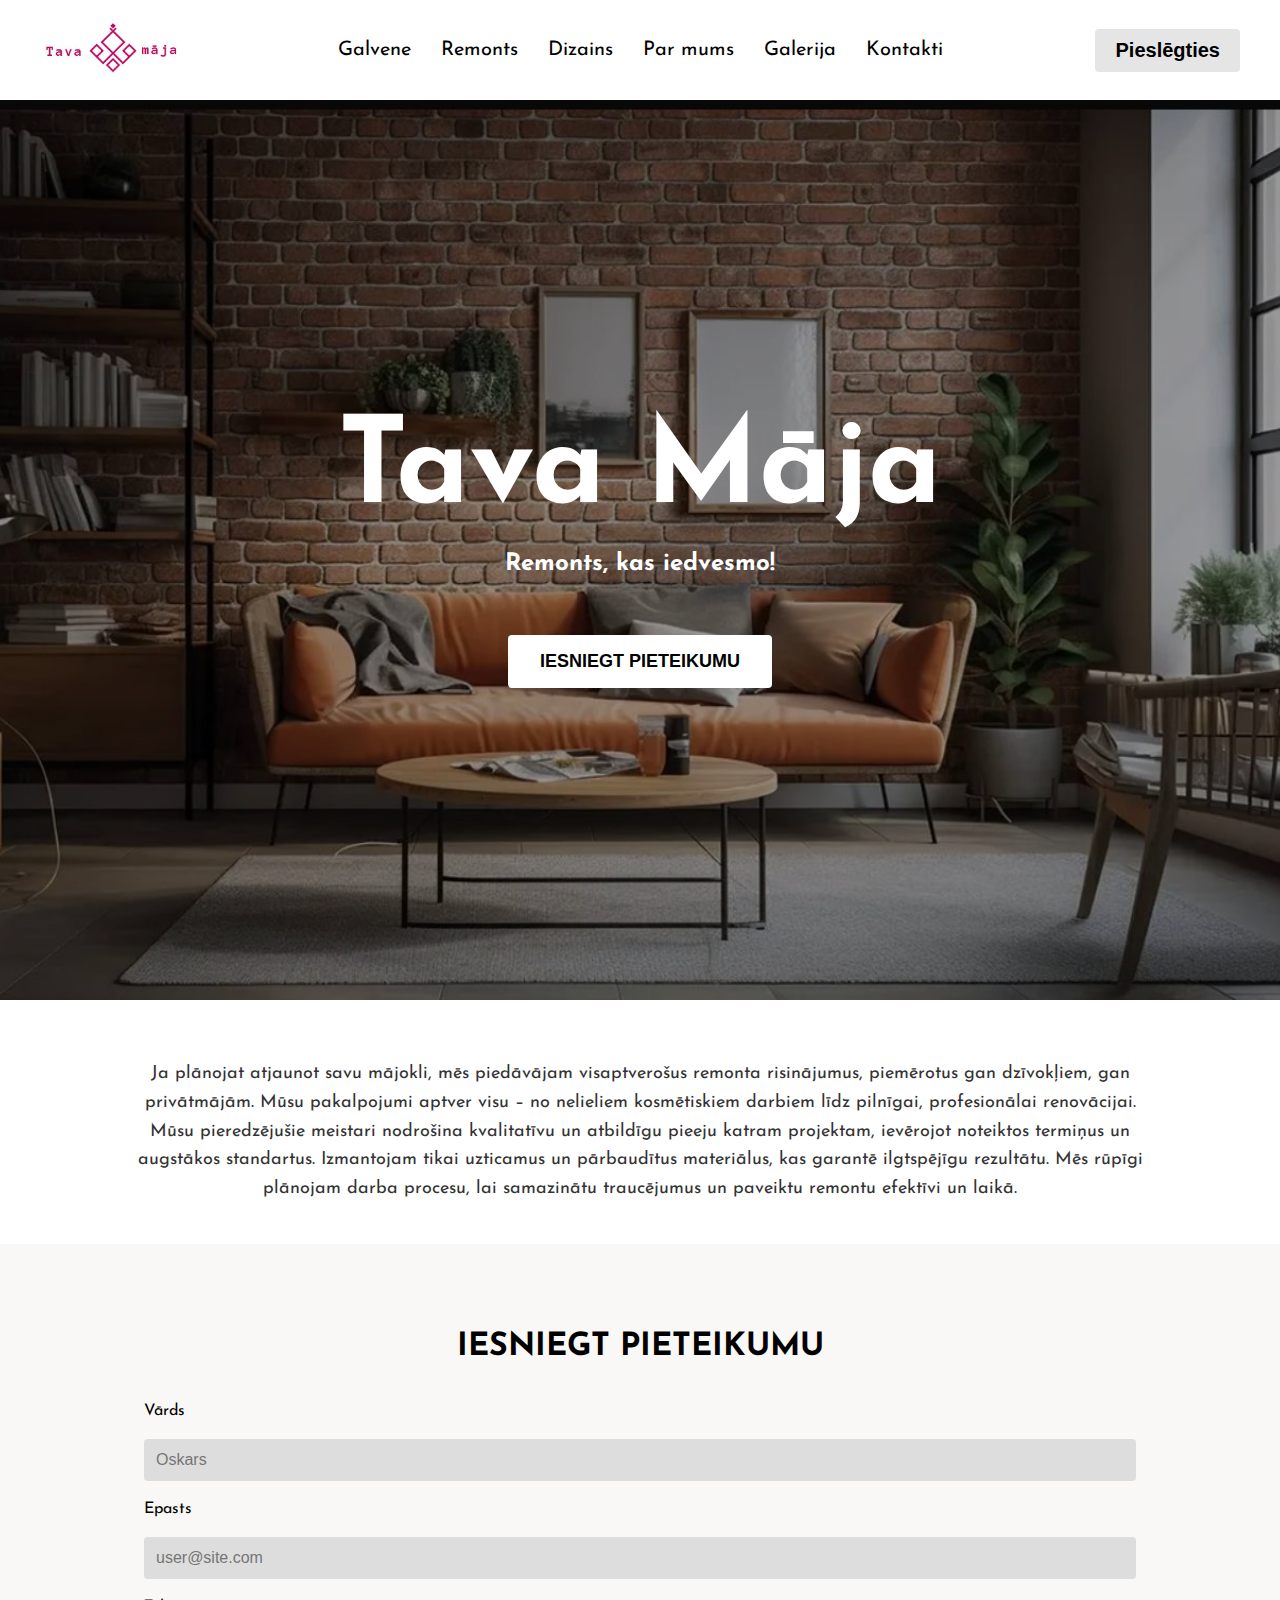
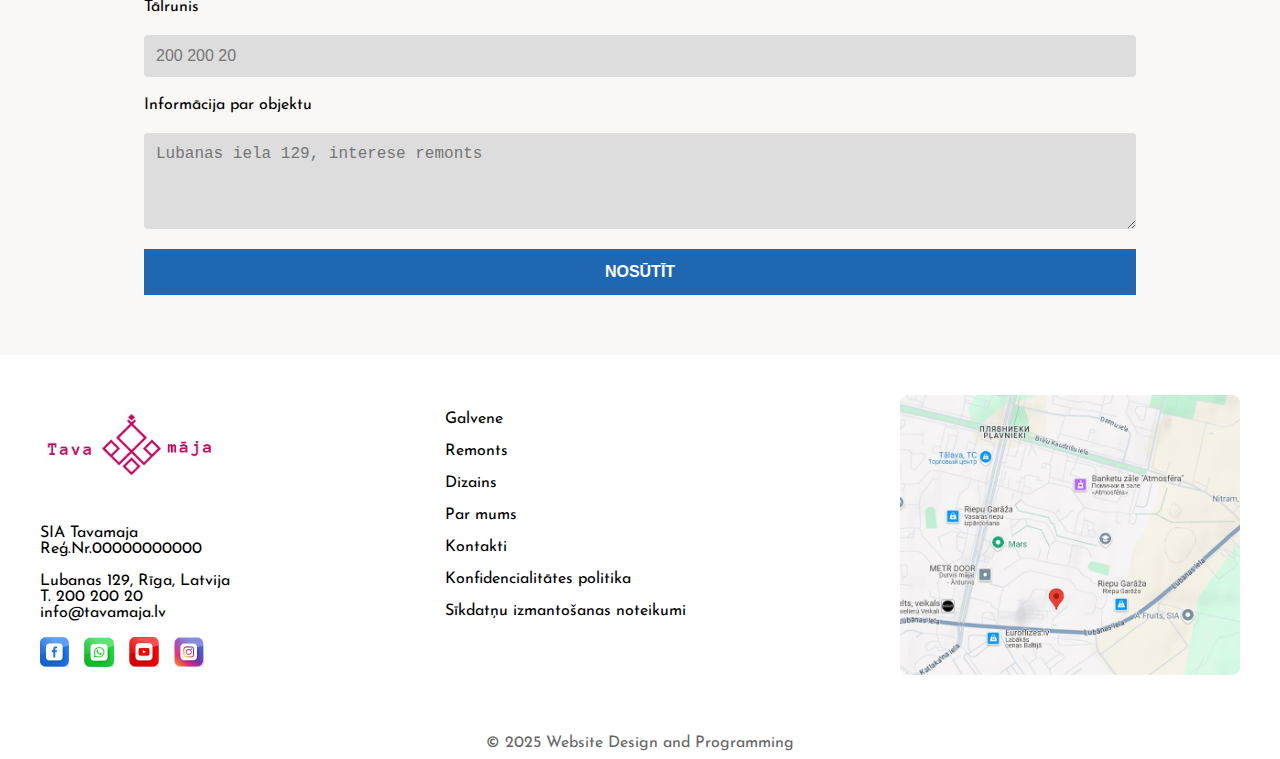
<file: index.html>
<!DOCTYPE html>
<html lang="lv">

<head>
    <meta charset="UTF-8">
    <title>Tava Māja</title>
    <link href="https://fonts.googleapis.com/css2?family=Josefin+Sans:wght@400;700;900&display=swap" rel="stylesheet">
    <link rel="stylesheet" href="style.css">
    <style>

    </style>
</head>

<body>

    <header>
        <div id="logo"><img src="images/Logo.jpg" alt="Tava Māja" /></div>
        <nav class="menu">
            <a href="index.html">Galvene</a>
            <a href="#">Remonts</a>
            <a href="#">Dizains</a>
            <a href="#">Par mums</a>
            <a href="galerija.html">Galerija</a>
            <a href="#footer">Kontakti</a>
        </nav>
        <button class="login-button" id="openModal">Pieslēgties</button>
    </header>

    <main>
        <section class="hero">
            <div class="hero-content">
                <h1>Tava Māja</h1>
                <h2>Remonts, kas iedvesmo!</h2>
                <button class="cta-button" onclick="document.getElementById('form').scrollIntoView({ behavior: 'smooth' })">
                    IESNIEGT PIETEIKUMU
                </button>
            </div>
        </section>
        <div class="modal" id="modal">
            <div class="modal-content">
                <label>Jūsu lietotājvārds</label>
                <input type="text" placeholder="user@site.com" />
                <label>Jūsu parole</label>
                <input type="password" placeholder="password" />
                <button class="modal-login">Pieslēgties</button>
                <button class="modal-register">Reģistrēties</button>
            </div>
        </div>




        <div id="intro-text">
            <p>Ja plānojat atjaunot savu mājokli, mēs piedāvājam visaptverošus remonta risinājumus,
                piemērotus gan dzīvokļiem, gan privātmājām. Mūsu pakalpojumi aptver visu – no nelieliem
                kosmētiskiem darbiem līdz pilnīgai, profesionālai renovācijai.

                Mūsu pieredzējušie meistari nodrošina kvalitatīvu un atbildīgu pieeju katram projektam, ievērojot
                noteiktos termiņus un augstākos standartus.

                Izmantojam tikai uzticamus un pārbaudītus materiālus, kas garantē ilgtspējīgu rezultātu. Mēs rūpīgi
                plānojam darba procesu, lai samazinātu traucējumus un paveiktu remontu efektīvi un laikā.</p>
        </div>

        <section class="form-section" id="form">
            <h2>IESNIEGT PIETEIKUMU</h2>
            <form id="applicationForm">
                <label>Vārds</label>
                <input type="text" placeholder="Oskars" />
                <label>Epasts</label>
                <input type="email" placeholder="user@site.com" />
                <label>Tālrunis</label>
                <input type="text" placeholder="200 200 20" />
                <label>Informācija par objektu</label>
                <textarea rows="4" placeholder="Lubanas iela 129, interese remonts"></textarea>
                <button type="submit">NOSŪTĪT</button>
            </form>
        </section>
    </main>
    <footer id="footer">
        <div class="footer-container">
            <div class="footer-logo">
                <img src="images/Logo.jpg" alt="Logo" />
                <p>SIA Tavamaja<br>Reģ.Nr.00000000000</p>
                <p>Lubanas 129, Rīga, Latvija<br>T. 200 200 20<br>info@tavamaja.lv</p>
                <div class="footer-social">
                    <img src="images/facebook.jpg" alt="Facebook">
                    <img src="images/wht.jpg" alt="WhatsApp">
                    <img src="images/you.jpg" alt="YouTube">
                    <img src="images/insta.jpg" alt="Instagram">
                </div>
            </div>
            <div>
                <p><a href="#">Galvene</a></p>
                <p><a href="#">Remonts</a></p>
                <p><a href="#">Dizains</a></p>
                <p><a href="#">Par mums</a></p>
                <p><a href="#">Kontakti</a></p>
                <p><a href="#">Konfidencialitātes politika</a></p>
                <p><a href="#">Sīkdatņu izmantošanas noteikumi</a></p>
            </div>
            <div class="footer-map">
                <img src="images/map.jpg" alt="Map" />
            </div>
        </div>
        <div id="footer-bottom">
            © 2025 Website Design and Programming
        </div>
    </footer>
    <script src="script.js"></script>
</body>

</html>
</file>
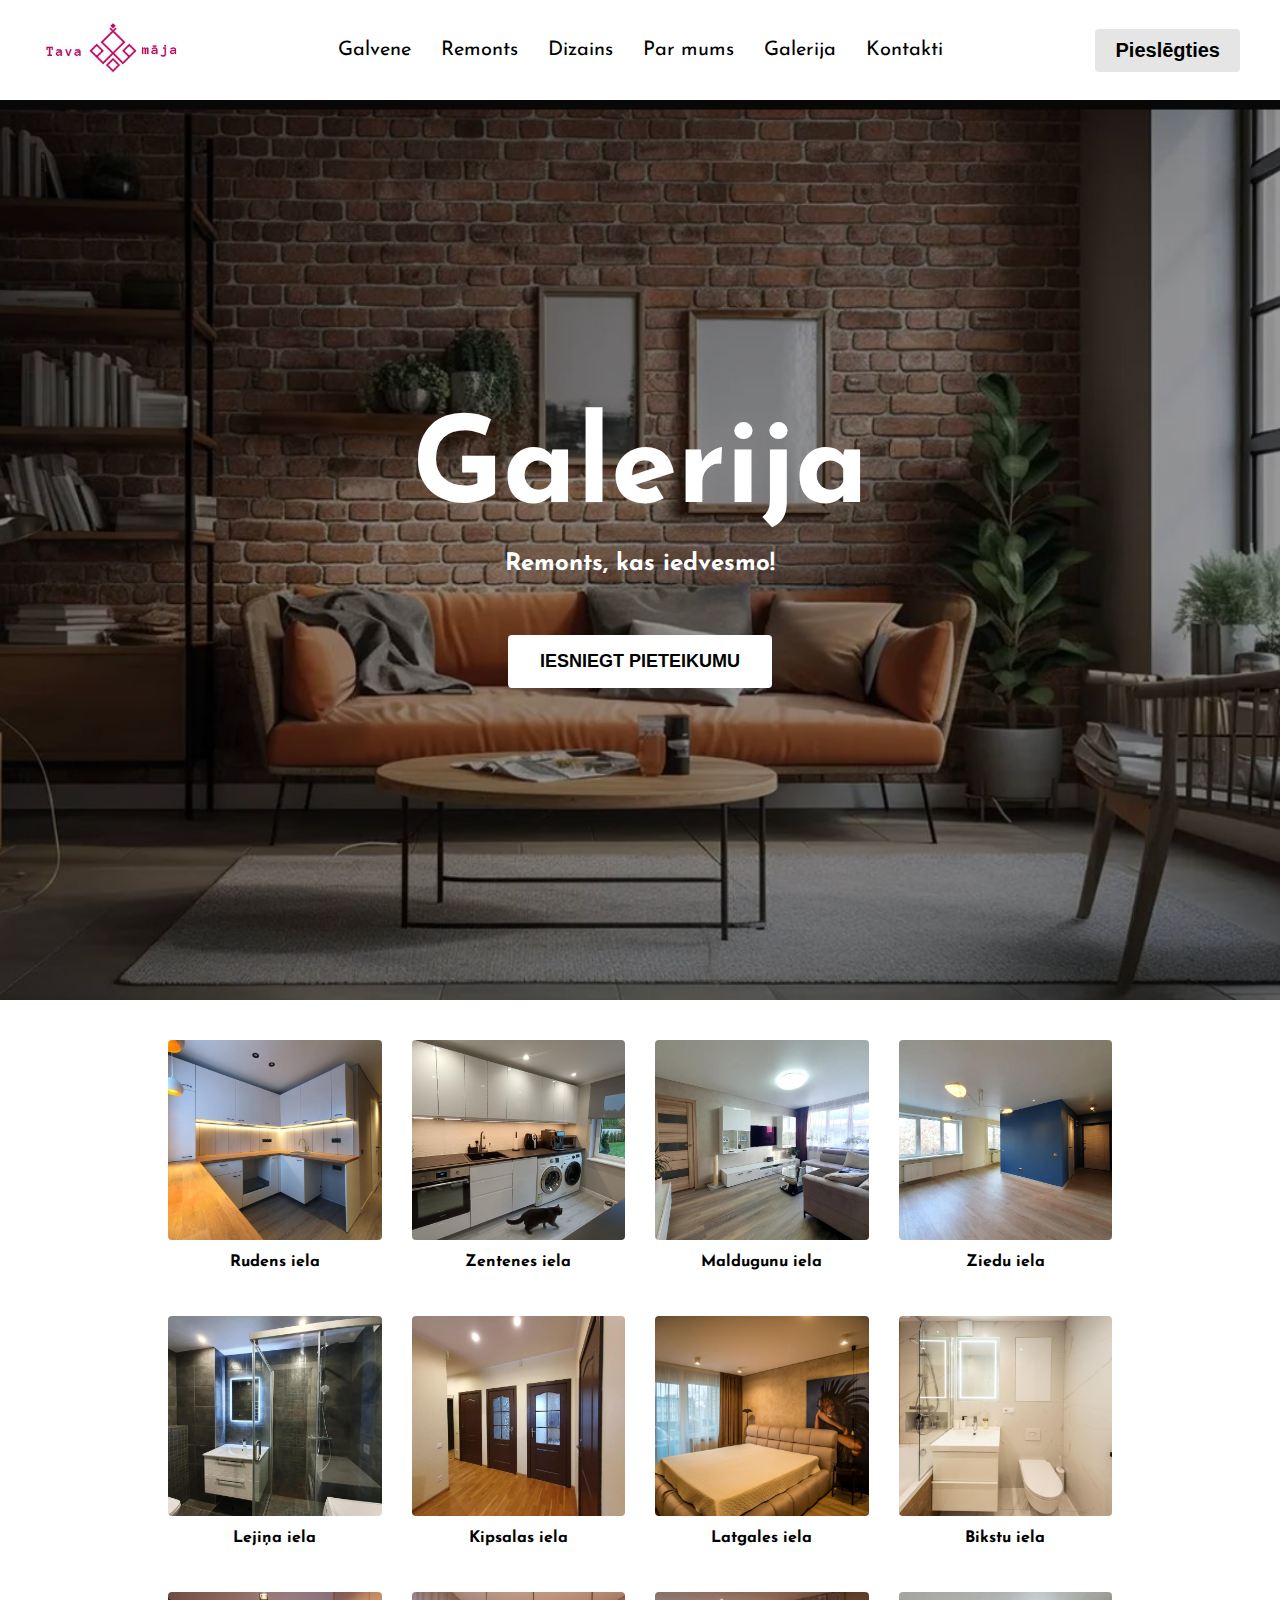
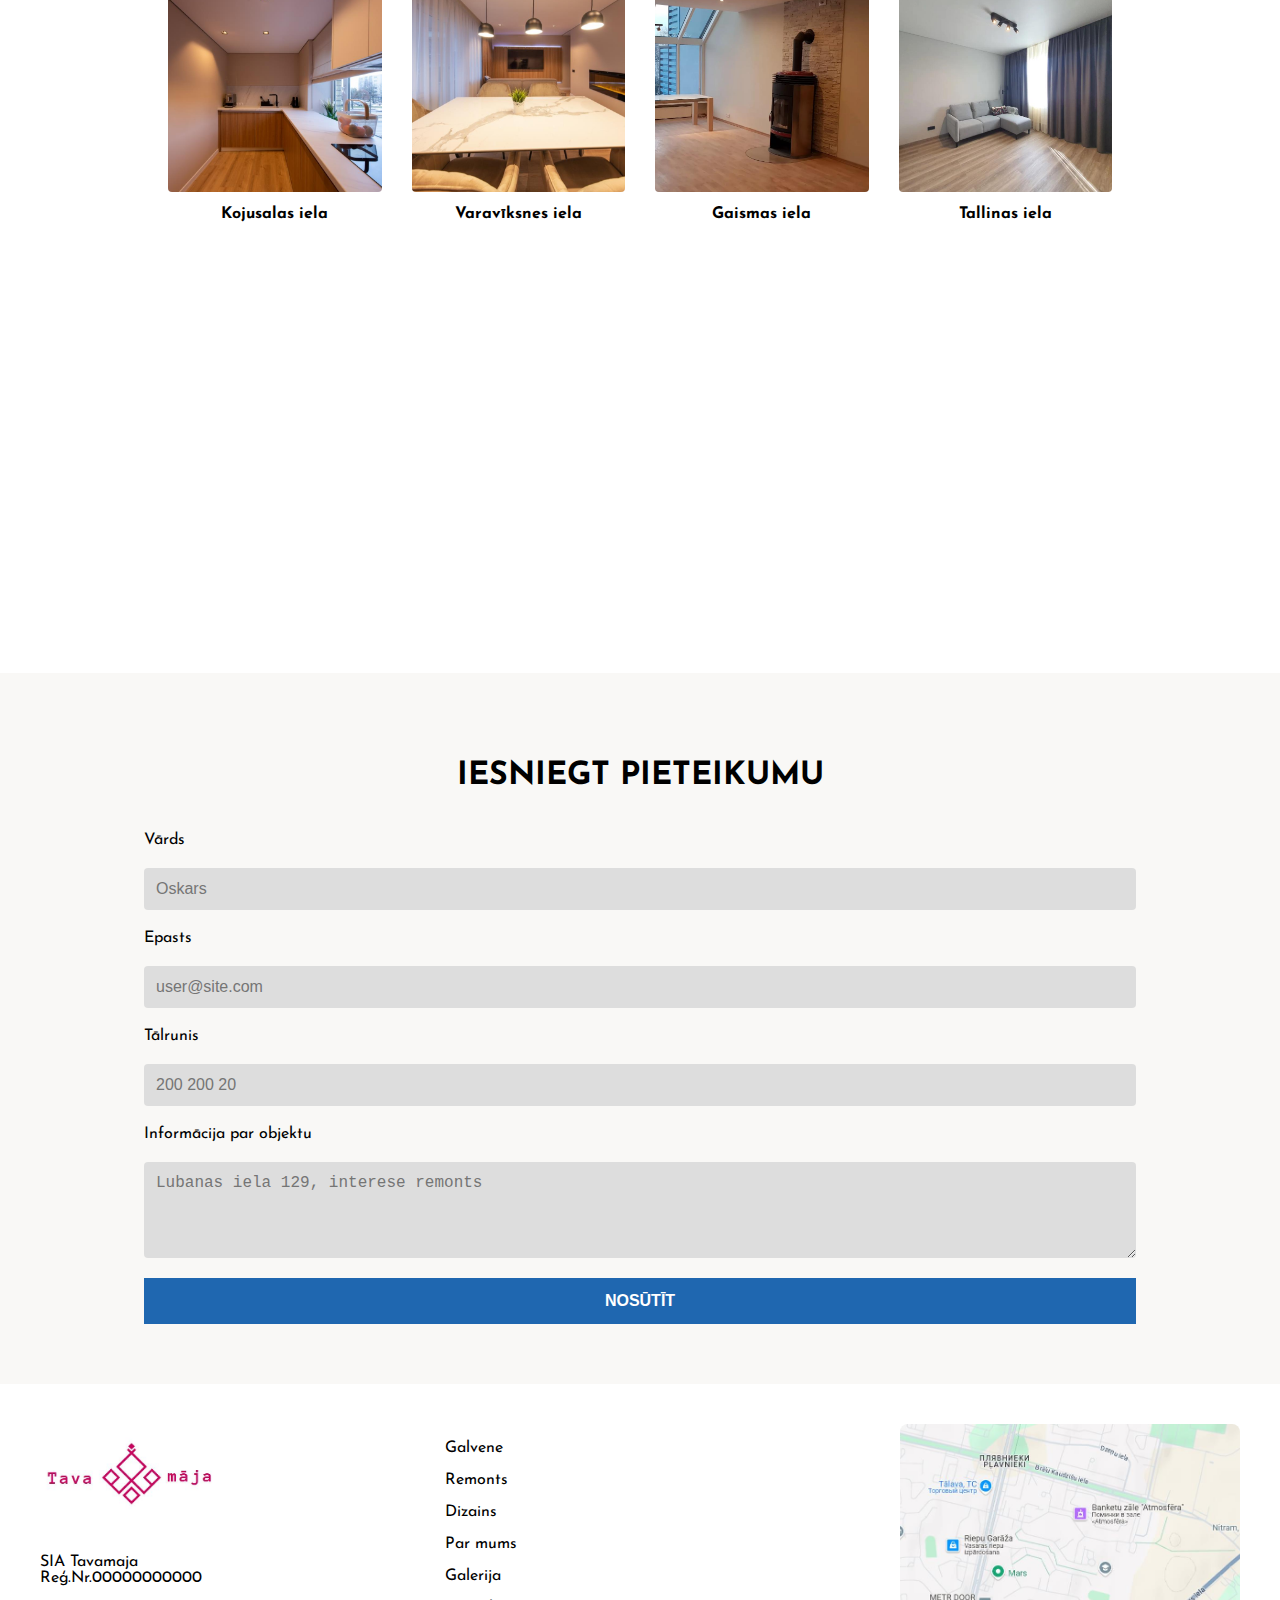
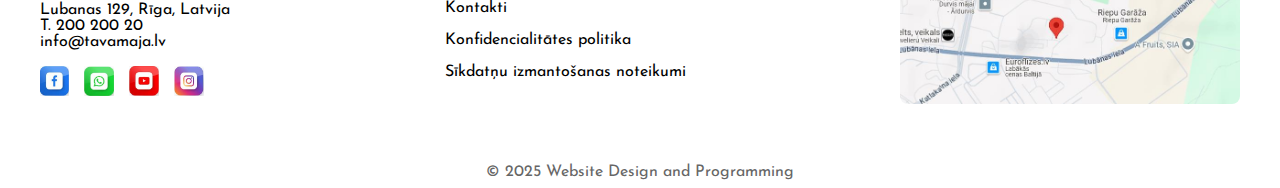
<file: galerija.html>
<!DOCTYPE html>
<html lang="lv">

<head>
    <meta charset="UTF-8">
    <title>Galerija - Tava Māja</title>
    <link href="https://fonts.googleapis.com/css2?family=Josefin+Sans:wght@400;700;900&display=swap" rel="stylesheet">
    <link rel="stylesheet" href="style.css">
    <style>

    </style>
</head>

<body>
    <header>
        <div class="logo"><img src="images/Logo.jpg" alt="Tava Māja"></div>
        <nav class="menu">
            <a href="index.html">Galvene</a>
            <a href="#">Remonts</a>
            <a href="#">Dizains</a>
            <a href="#">Par mums</a>
            <a href="galerija.html">Galerija</a>
            <a href="#footer">Kontakti</a>
        </nav>
        <button class="login-button" id="openModal">Pieslēgties</button>
    </header>
    <main>
        <section class="hero">
            <div class="hero-content">
                <h1>Galerija</h1>
                <h2>Remonts, kas iedvesmo!</h2>
                <button class="cta-button" onclick="document.getElementById('form').scrollIntoView({ behavior: 'smooth' })">
                    IESNIEGT PIETEIKUMU
                </button>
            </div>
        </section>
        <div class="modal" id="modal">
            <div class="modal-content">
                <label>Jūsu lietotājvārds</label>
                <input type="text" placeholder="user@site.com" />
                <label>Jūsu parole</label>
                <input type="password" placeholder="password" />
                <button class="modal-login">Pieslēgties</button>
                <button class="modal-register">Reģistrēties</button>
            </div>
        </div>

        <div class="lightbox" id="lightbox">
            <span class="lightbox-close" onclick="closeLightbox()">&times;</span>
            <span class="lightbox-nav lightbox-prev" onclick="prevImage()">&#10094;</span>
            <img id="lightbox-img" src="[data-uri]" alt="preview">
            <span class="lightbox-nav lightbox-next" onclick="nextImage()">&#10095;</span>
        </div>

        <section class="gallery-grid">
            <div class="gallery-item"><img src="images/b1.jpg" alt="Rudens iela">
                <p><a href="#">Rudens iela</a></p>
            </div>
            <div class="gallery-item"><img src="images/b2.jpg" alt="Zentenes iela">
                <p><a href="#">Zentenes iela</a></p>
            </div>
            <div class="gallery-item"><img src="images/b3.jpg" alt="Maldugunu iela">
                <p><a href="#">Maldugunu iela</a></p>
            </div>
            <div class="gallery-item"><img src="images/b4.jpg" alt="Ziedu iela">
                <p><a href="#">Ziedu iela</a></p>
            </div>
            <div class="gallery-item"><img src="images/b5.jpg" alt="Lejiņa iela">
                <p><a href="#">Lejiņa iela</a></p>
            </div>
            <div class="gallery-item"><img src="images/b6.jpg" alt="Kipsalas iela">
                <p><a href="#">Kipsalas iela</a></p>
            </div>
            <div class="gallery-item"><img src="images/b7.jpg" alt="Latgales iela">
                <p><a href="#">Latgales iela</a></p>
            </div>
            <div class="gallery-item"><img src="images/b8.jpg" alt="Bikstu iela">
                <p><a href="#">Bikstu iela</a></p>
            </div>
            <div class="gallery-item"><img src="images/b9.jpg" alt="Kojusalas iela">
                <p><a href="#">Kojusalas iela</a></p>
            </div>
            <div class="gallery-item"><img src="images/b10.jpg" alt="Varavīksnes iela">
                <p><a href="#">Varavīksnes iela</a></p>
            </div>
            <div class="gallery-item"><img src="images/b11.jpg" alt="Gaismas iela">
                <p><a href="#">Gaismas iela</a></p>
            </div>
            <div class="gallery-item"><img src="images/b12.jpg" alt="Tallinas iela">
                <p><a href="#">Tallinas iela</a></p>
            </div>
        </section>
        <div style="display: flex; justify-content: center; align-items: center; margin-top: 30px; margin-bottom: 50px;">
    <iframe style="border: none;" width="560" height="315" src="https://www.youtube.com/embed/DI8cXeJCFfI?si=MFKIF-nDFQUyuO4Y" title="YouTube video player" allow="accelerometer; autoplay; clipboard-write; encrypted-media; gyroscope; picture-in-picture; web-share" referrerpolicy="strict-origin-when-cross-origin" allowfullscreen></iframe>
</div>
        <section class="form-section" id="form">
            <h2>IESNIEGT PIETEIKUMU</h2>
            <form id="applicationForm">
                <label>Vārds</label>
                <input type="text" placeholder="Oskars" />
                <label>Epasts</label>
                <input type="email" placeholder="user@site.com" />
                <label>Tālrunis</label>
                <input type="text" placeholder="200 200 20" />
                <label>Informācija par objektu</label>
                <textarea rows="4" placeholder="Lubanas iela 129, interese remonts"></textarea>
                <button type="submit">NOSŪTĪT</button>
            </form>
        </section>
    </main>
    <footer id="footer">
        <div class="footer-container">
            <div class="footer-logo">
                <img src="images/Logo.jpg" alt="Logo" />
                <p>SIA Tavamaja<br>Reģ.Nr.00000000000</p>
                <p>Lubanas 129, Rīga, Latvija<br>T. 200 200 20<br>info@tavamaja.lv</p>
                <div class="footer-social">
                    <img src="images/facebook.jpg" alt="Facebook">
                    <img src="images/wht.jpg" alt="WhatsApp">
                    <img src="images/you.jpg" alt="YouTube">
                    <img src="images/insta.jpg" alt="Instagram">
                </div>
            </div>
            <div>
                <p><a href="index.html">Galvene</a></p>
                <p><a href="#">Remonts</a></p>
                <p><a href="#">Dizains</a></p>
                <p><a href="#">Par mums</a></p>
                <p><a href="galerija.html">Galerija</a></p>
                <p><a href="#footer">Kontakti</a></p>
                <p><a href="#">Konfidencialitātes politika</a></p>
                <p><a href="#">Sīkdatņu izmantošanas noteikumi</a></p>
            </div>
            <div class="footer-map">
                <img src="images/map.jpg" alt="Map" />
            </div>
        </div>
        <div class="footer-bottom">
            © 2025 Website Design and Programming
        </div>
    </footer>
    <script src="script.js"></script>
</body>

</html>
</file>
<file: style.css>
* {
     box-sizing: border-box;
 }

 html {
     scroll-behavior: smooth;
 }

 body {
     margin: 0;
     font-family: 'Josefin Sans', sans-serif;
     background-color: white;
 }

 a {
     text-decoration: none;
     color: black;
 }

 header {
     display: flex;
     align-items: center;
     justify-content: space-between;
     height: 100px;
     padding: 0 40px;
     background-color: white;
     overflow: hidden;
 }

 #logo img {
     height: 80px;
     object-fit: contain;
 }

 .menu {
     display: flex;
     gap: 30px;
     font-size: 20px;
 }

 .login-button {
     font-weight: bold;
     font-size: 20px;
     padding: 10px 20px;
     border: none;
     background-color: #e5e5e5;
     border-radius: 4px;
     cursor: pointer;
 }

 .login-button:hover {
     background-color: #d0d0d0;
 }

 .hero {
     position: relative;
     width: 100%;
     min-height: 100vh;
     background-image: url('images/banner.jpg');
     background-size: cover;
     background-position: center;
     display: flex;
     align-items: center;
     justify-content: center;
     text-align: center;
 }

 .hero::before {
     content: "";
     position: absolute;
     top: 0;
     left: 0;
     width: 100%;
     height: 100%;
     background-color: rgba(0, 0, 0, 0.4);
     z-index: 1;
 }

 .hero-content {
     position: relative;
     z-index: 2;
     color: white;
 }

 .hero h1 {
     font-size: 120px;
     font-weight: 900;
     margin: 0;
 }

 .cta-button {
     margin-top: 40px;
     background: white;
     color: black;
     font-size: 18px;
     font-weight: 700;
     padding: 16px 32px;
     border: none;
     border-radius: 4px;
     cursor: pointer;
 }

 .cta-button:hover {
     background: #f0f0f0;
 }

 .modal {
     display: none;
     position: fixed;
     top: 0;
     left: 0;
     width: 100vw;
     height: 100vh;
     background-color: rgba(0, 0, 0, 0.5);
     justify-content: center;
     align-items: center;
     z-index: 1000;
 }

 .modal-content {
     background: white;
     padding: 30px;
     border-radius: 10px;
     width: 320px;
     box-shadow: 0 0 20px rgba(0, 0, 0, 0.3);
     display: flex;
     flex-direction: column;
     gap: 15px;
 }

 .modal-content input {
     background-color: #ddd;
     border: none;
     padding: 10px;
     font-size: 16px;
     color: #e08b89;
     border-radius: 5px;
 }

 .modal-content input::placeholder {
     color: #e08b89;
 }

 .modal-login {
     background-color: #1f67b0;
     color: white;
     padding: 12px;
     border: none;
     border-radius: 5px;
     cursor: pointer;
 }

 .modal-register {
     background-color: #7a2f2f;
     color: white;
     padding: 12px;
     border: none;
     border-radius: 5px;
     cursor: pointer;
 }

 .gallery-grid {
     display: grid;
     grid-template-columns: repeat(4, 1fr);
     /* 4 колонки по горизонтали */
     gap: 30px;
     padding: 40px;
 }

 .gallery-item {
     text-align: center;
 }

 .gallery-item img {
    width: 100%;
    height: 200px; /* или 250px — по вкусу */
    object-fit: cover;
    border-radius: 4px;
    cursor: pointer;
}

 .gallery-item p {
     margin-top: 10px;
     font-weight: bold;
 }

 .gallery-item a {
     color: black;
     text-decoration: none;
 }

 .gallery-item a:hover {
     text-decoration: underline;
 }

 .form-section {
     background-color: #f9f8f6;
     padding: 60px 20px;
     text-align: center;
 }

 .form-section h2 {
     font-size: 32px;
     font-weight: 900;
     margin-bottom: 40px;
 }

 .form-section form {
     width: 75%;
     margin: 0 auto;
     display: flex;
     flex-direction: column;
     gap: 20px;
     text-align: left;
 }

 .form-section input,
 .form-section textarea {
     width: 100%;
     padding: 12px;
     background: #ddd;
     border: none;
     color: #e08b89;
     font-size: 16px;
     border-radius: 4px;
 }

 .form-section button {
     background-color: #1f67b0;
     color: white;
     font-weight: bold;
     font-size: 16px;
     padding: 14px;
     border: none;
     cursor: pointer;
 }

 footer {
     background-color: white;
     padding: 40px 40px;
     height: 400px;
     overflow: hidden;
 }

 .footer-container {
     display: flex;
     flex-wrap: wrap;
     justify-content: space-between;
     gap: 40px;
     height: 100%;
     max-width: 1200px;
     margin: 0 auto;
 }

 .footer-container > .footer-map {
     height: 100%;
     width: 340px;
     overflow: hidden;
 }

 .footer-map img {
     height: 280px;
     width: 100%;
     object-fit: cover;
     border-radius: 8px;
 }

 .footer-logo img {
     height: 100px;
     margin-bottom: 10px;
 }

 .footer-social img {
     height: 30px;
     margin-right: 10px;
 }

 .footer-bottom {
     text-align: center;
     margin-top: 20px;
     color: #666;
 }

 #intro-text {
     width: 80%;
     margin: 60px auto 40px auto;
     font-size: 18px;
     line-height: 1.6;
     color: #333;
     text-align: center;
 }

 #intro-text p {
     margin-bottom: 20px;
 }

 * {
     box-sizing: border-box;
 }

 html {
     scroll-behavior: smooth;
 }

 body {
     margin: 0;
     font-family: 'Josefin Sans', sans-serif;
     background-color: white;
 }

 a {
     text-decoration: none;
     color: black;
 }

 header {
     display: flex;
     align-items: center;
     justify-content: space-between;
     height: 100px;
     padding: 0 40px;
     background-color: white;
     overflow: hidden;
 }

 .logo img {
     height: 80px;
     object-fit: contain;
 }

 .menu {
     display: flex;
     gap: 30px;
     font-size: 20px;
 }

 .login-button {
     font-weight: bold;
     font-size: 20px;
     padding: 10px 20px;
     border: none;
     background-color: #e5e5e5;
     border-radius: 4px;
     cursor: pointer;
 }

 .login-button:hover {
     background-color: #d0d0d0;
 }

 .hero {
     position: relative;
     width: 100%;
     min-height: 100vh;
     background-image: url('images/banner.jpg');
     background-size: cover;
     background-position: center;
     display: flex;
     align-items: center;
     justify-content: center;
     text-align: center;
 }

 .hero::before {
     content: "";
     position: absolute;
     top: 0;
     left: 0;
     width: 100%;
     height: 100%;
     background-color: rgba(0, 0, 0, 0.4);
     z-index: 1;
 }

 .hero-content {
     position: relative;
     z-index: 2;
     color: white;
 }

 .hero h1 {
     font-size: 120px;
     font-weight: 900;
     margin: 0;
 }

 .cta-button {
     margin-top: 40px;
     background: white;
     color: black;
     font-size: 18px;
     font-weight: 700;
     padding: 16px 32px;
     border: none;
     border-radius: 4px;
     cursor: pointer;
 }

 .cta-button:hover {
     background: #f0f0f0;
 }

 .modal,
 .lightbox {
     display: none;
     position: fixed;
     top: 0;
     left: 0;
     width: 100vw;
     height: 100vh;
     background-color: rgba(0, 0, 0, 0.8);
     justify-content: center;
     align-items: center;
     z-index: 2000;
 }

 .modal-content,
 .lightbox-content {
     background: white;
     padding: 30px;
     border-radius: 10px;
     width: 320px;
     box-shadow: 0 0 20px rgba(0, 0, 0, 0.3);
     display: flex;
     flex-direction: column;
     gap: 15px;
 }

 .lightbox-content {
     width: auto;
     background: transparent;
     padding: 0;
 }

 .lightbox img {
     max-width: 90vw;
     max-height: 90vh;
     border-radius: 10px;
 }

 .lightbox-nav {
     position: absolute;
     top: 50%;
     transform: translateY(-50%);
     font-size: 40px;
     color: white;
     cursor: pointer;
     user-select: none;
 }

 .lightbox-prev {
     left: 20px;
 }

 .lightbox-next {
     right: 20px;
 }

 .lightbox-close {
     position: absolute;
     top: 20px;
     right: 20px;
     font-size: 30px;
     color: white;
     cursor: pointer;
 }

 .gallery-grid {
     display: grid;
     grid-template-columns: repeat(4, 1fr);
     gap: 30px;
     padding: 40px;
     width: 80%;
     margin: 0 auto;
 }

 .gallery-item {
     text-align: center;
 }

 .gallery-item img {
     width: 100%;
     border-radius: 4px;
     cursor: pointer;
 }

 .gallery-item p {
     margin-top: 10px;
     font-weight: bold;
 }

 .gallery-item a {
     color: black;
     text-decoration: none;
 }

 .gallery-item a:hover {
     text-decoration: underline;
 }

 .form-section {
     background-color: #f9f8f6;
     padding: 60px 20px;
     text-align: center;
 }

 .form-section h2 {
     font-size: 32px;
     font-weight: 900;
     margin-bottom: 40px;
 }

 .form-section form {
     width: 80%;
     margin: 0 auto;
     display: flex;
     flex-direction: column;
     gap: 20px;
     text-align: left;
 }

 .form-section input,
 .form-section textarea {
     width: 100%;
     padding: 12px;
     background: #ddd;
     border: none;
     color: #e08b89;
     font-size: 16px;
     border-radius: 4px;
 }

 .form-section button {
     background-color: #1f67b0;
     color: white;
     font-weight: bold;
     font-size: 16px;
     padding: 14px;
     border: none;
     cursor: pointer;
 }

 footer {
     background-color: white;
     padding: 40px;
     height: 400px;
     overflow: hidden;
 }

 .footer-container {
     display: flex;
     flex-wrap: wrap;
     justify-content: space-between;
     gap: 40px;
     height: 100%;
     max-width: 1200px;
     margin: 0 auto;
 }

 .footer-container > .footer-map {
     height: 100%;
     width: 340px;
     overflow: hidden;
 }

 .footer-map img {
     height: 280px;
     width: 100%;
     object-fit: cover;
     border-radius: 8px;
 }

 .footer-logo img {
     height: 100px;
     margin-bottom: 10px;
 }

 .footer-social img {
     height: 30px;
     margin-right: 10px;
 }

 #footer-bottom {
     text-align: center;
     margin-top: 20px;
     color: #666;
 }

 .modal {
     display: none;
     position: fixed;
     top: 0;
     left: 0;
     width: 100vw;
     height: 100vh;
     background-color: rgba(0, 0, 0, 0.5);
     justify-content: center;
     align-items: center;
     z-index: 1000;
 }

 .modal-content {
     background: white;
     padding: 30px;
     border-radius: 10px;
     width: 320px;
     box-shadow: 0 0 20px rgba(0, 0, 0, 0.3);
     display: flex;
     flex-direction: column;
     gap: 15px;
 }

 .modal-content input {
     background-color: #ddd;
     border: none;
     padding: 10px;
     font-size: 16px;
     color: #e08b89;
     border-radius: 5px;
 }

 .modal-content input::placeholder {
     color: #e08b89;
 }

 .modal-login {
     background-color: #1f67b0;
     color: white;
     padding: 12px;
     border: none;
     border-radius: 5px;
     cursor: pointer;
 }

 .modal-register {
     background-color: #7a2f2f;
     color: white;
     padding: 12px;
     border: none;
     border-radius: 5px;
     cursor: pointer;
 }
</file>
